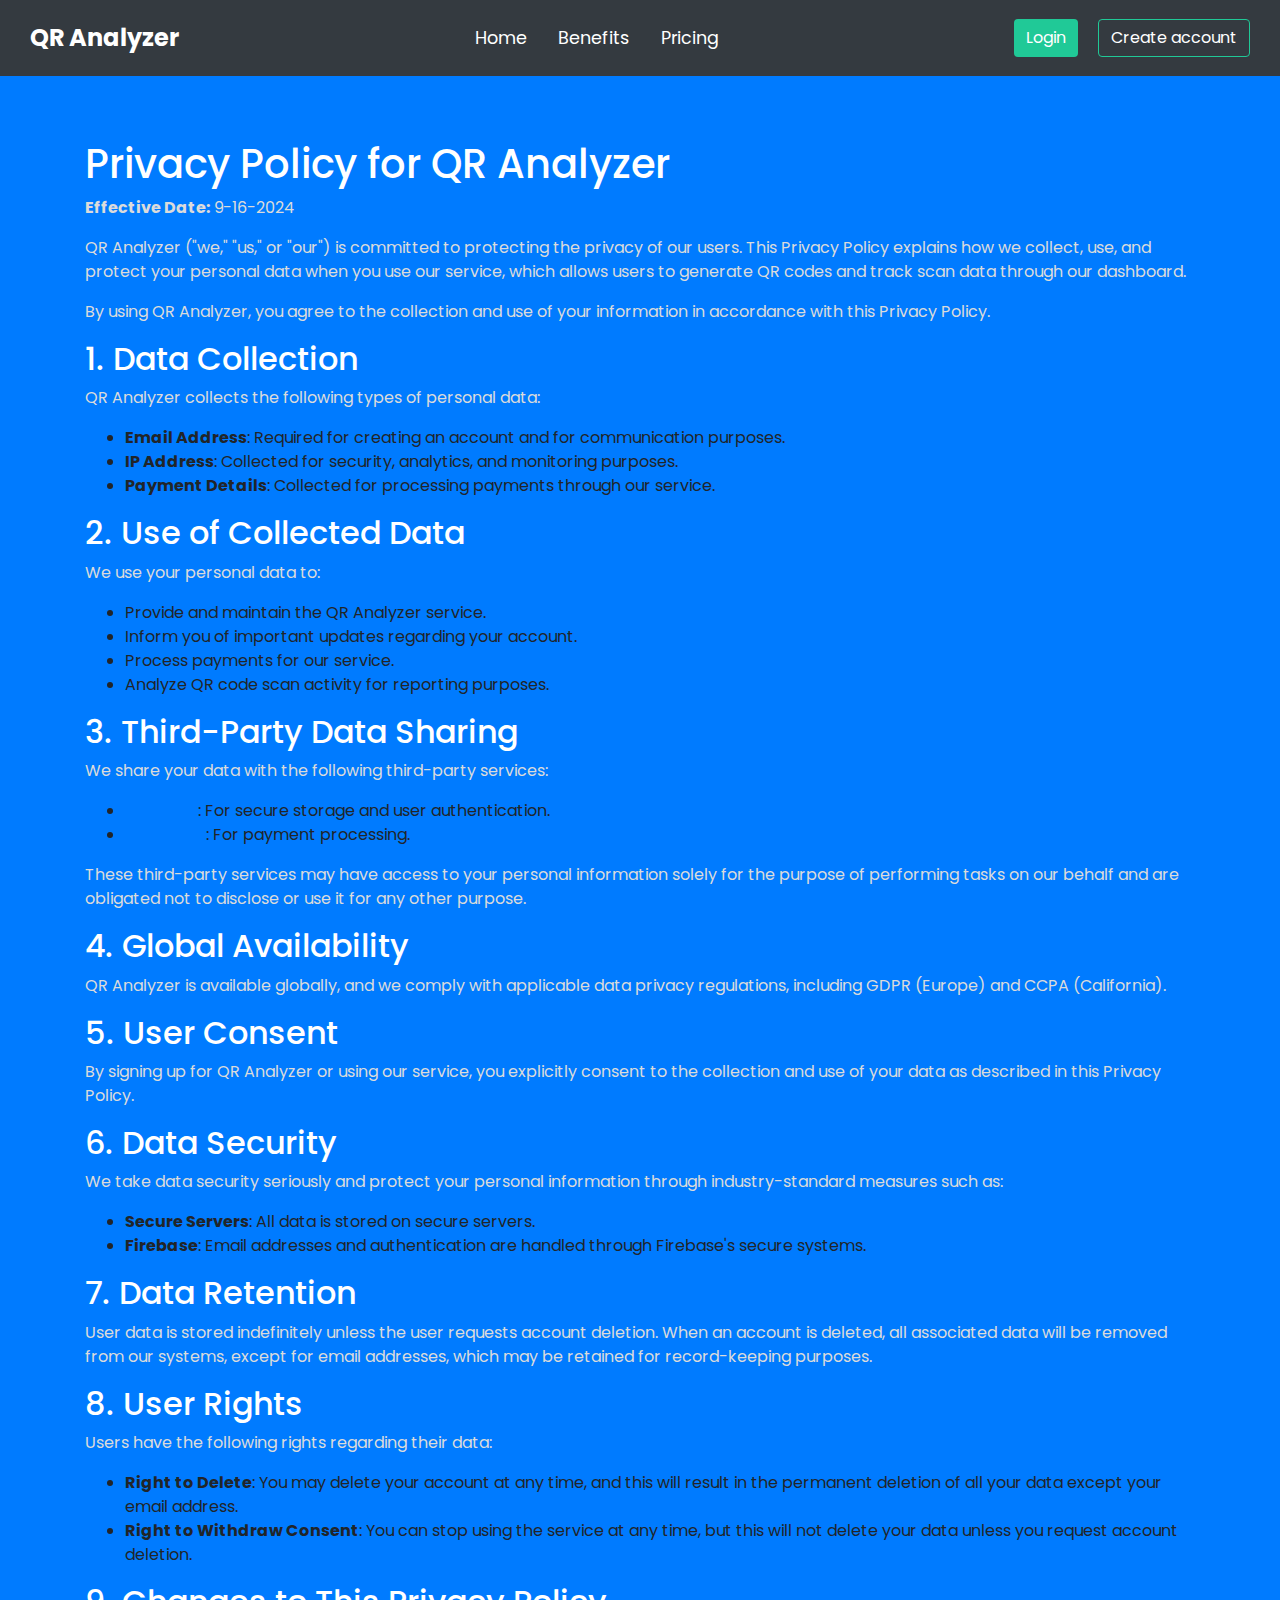
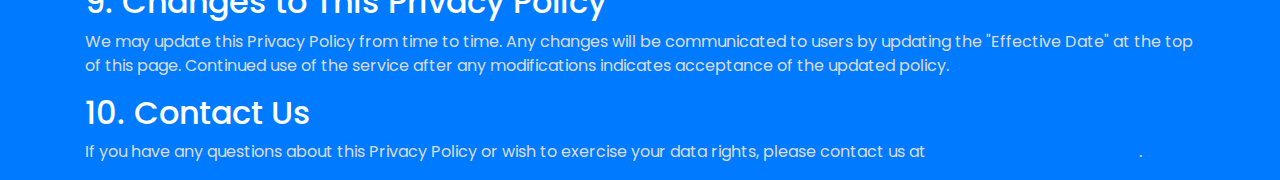
<file: privacy.html>
<!DOCTYPE html><html lang="en"><head><meta charset="UTF-8"><meta name="viewport" content="width=device-width,initial-scale=1"><title>Privacy Police</title><link href="https://stackpath.bootstrapcdn.com/bootstrap/4.5.2/css/bootstrap.min.css" rel="stylesheet"><link rel="stylesheet" href="style.css"></head><body><header style="background-color:#343a40;width:100%;z-index:21;position:fixed"><nav style="background-color:#343a40" class="navbar navbar-expand-lg"><a class="navbar-brand" href="#" style="color:#fff">QR Analyzer</a> <button class="navbar-toggler" type="button" data-toggle="collapse" data-target="#navbarNav" aria-controls="navbarNav" aria-expanded="false" aria-label="Toggle navigation"><span class="navbar-toggler-icon"></span></button><div class="collapse navbar-collapse" style="justify-content:center" id="navbarNav"><ul class="navbar-nav ml-auto"><li class="nav-item"><a class="nav-link" href="#Home">Home</a></li><li class="nav-item"><a class="nav-link" href="#Benefits">Benefits</a></li><li class="nav-item"><a class="nav-link" href="#Pricing">Pricing</a></li><li class="nav-item"></li></ul><ul class="navbar-nav ml-auto"><button type="button" onclick='window.open("https://app.qr-analyzer.rami-dev.com/")' class="btn btn-primary login">Login</button> <button type="button" onclick='window.open("https://app.qr-analyzer.rami-dev.com/createAccount")' class="btn btn-outline-primary">Create account</button></ul></div></nav></header><div class="container"><h1 style="padding-top:140px">Privacy Policy for QR Analyzer</h1><p><strong>Effective Date:</strong> 9-16-2024</p><p>QR Analyzer ("we," "us," or "our") is committed to protecting the privacy of our users. This Privacy Policy explains how we collect, use, and protect your personal data when you use our service, which allows users to generate QR codes and track scan data through our dashboard.</p><p>By using QR Analyzer, you agree to the collection and use of your information in accordance with this Privacy Policy.</p><h2>1. Data Collection</h2><p>QR Analyzer collects the following types of personal data:</p><ul><li><strong>Email Address</strong>: Required for creating an account and for communication purposes.</li><li><strong>IP Address</strong>: Collected for security, analytics, and monitoring purposes.</li><li><strong>Payment Details</strong>: Collected for processing payments through our service.</li></ul><h2>2. Use of Collected Data</h2><p>We use your personal data to:</p><ul><li>Provide and maintain the QR Analyzer service.</li><li>Inform you of important updates regarding your account.</li><li>Process payments for our service.</li><li>Analyze QR code scan activity for reporting purposes.</li></ul><h2>3. Third-Party Data Sharing</h2><p>We share your data with the following third-party services:</p><ul><li><strong><a href="https://firebase.google.com/support/privacy" target="_blank">Firebase</a></strong>: For secure storage and user authentication.</li><li><strong><a href="https://www.braintreepayments.com/legal/braintree-privacy-policy" target="_blank">Braintree</a></strong>: For payment processing.</li></ul><p>These third-party services may have access to your personal information solely for the purpose of performing tasks on our behalf and are obligated not to disclose or use it for any other purpose.</p><h2>4. Global Availability</h2><p>QR Analyzer is available globally, and we comply with applicable data privacy regulations, including GDPR (Europe) and CCPA (California).</p><h2>5. User Consent</h2><p>By signing up for QR Analyzer or using our service, you explicitly consent to the collection and use of your data as described in this Privacy Policy.</p><h2>6. Data Security</h2><p>We take data security seriously and protect your personal information through industry-standard measures such as:</p><ul><li><strong>Secure Servers</strong>: All data is stored on secure servers.</li><li><strong>Firebase</strong>: Email addresses and authentication are handled through Firebase's secure systems.</li></ul><h2>7. Data Retention</h2><p>User data is stored indefinitely unless the user requests account deletion. When an account is deleted, all associated data will be removed from our systems, except for email addresses, which may be retained for record-keeping purposes.</p><h2>8. User Rights</h2><p>Users have the following rights regarding their data:</p><ul><li><strong>Right to Delete</strong>: You may delete your account at any time, and this will result in the permanent deletion of all your data except your email address.</li><li><strong>Right to Withdraw Consent</strong>: You can stop using the service at any time, but this will not delete your data unless you request account deletion.</li></ul><h2>9. Changes to This Privacy Policy</h2><p>We may update this Privacy Policy from time to time. Any changes will be communicated to users by updating the "Effective Date" at the top of this page. Continued use of the service after any modifications indicates acceptance of the updated policy.</p><h2>10. Contact Us</h2><p>If you have any questions about this Privacy Policy or wish to exercise your data rights, please contact us at <strong><a href="mailto:support@rami-dev.com">support@rami-dev.com</a></strong>.</p></div></body></html>
</file>
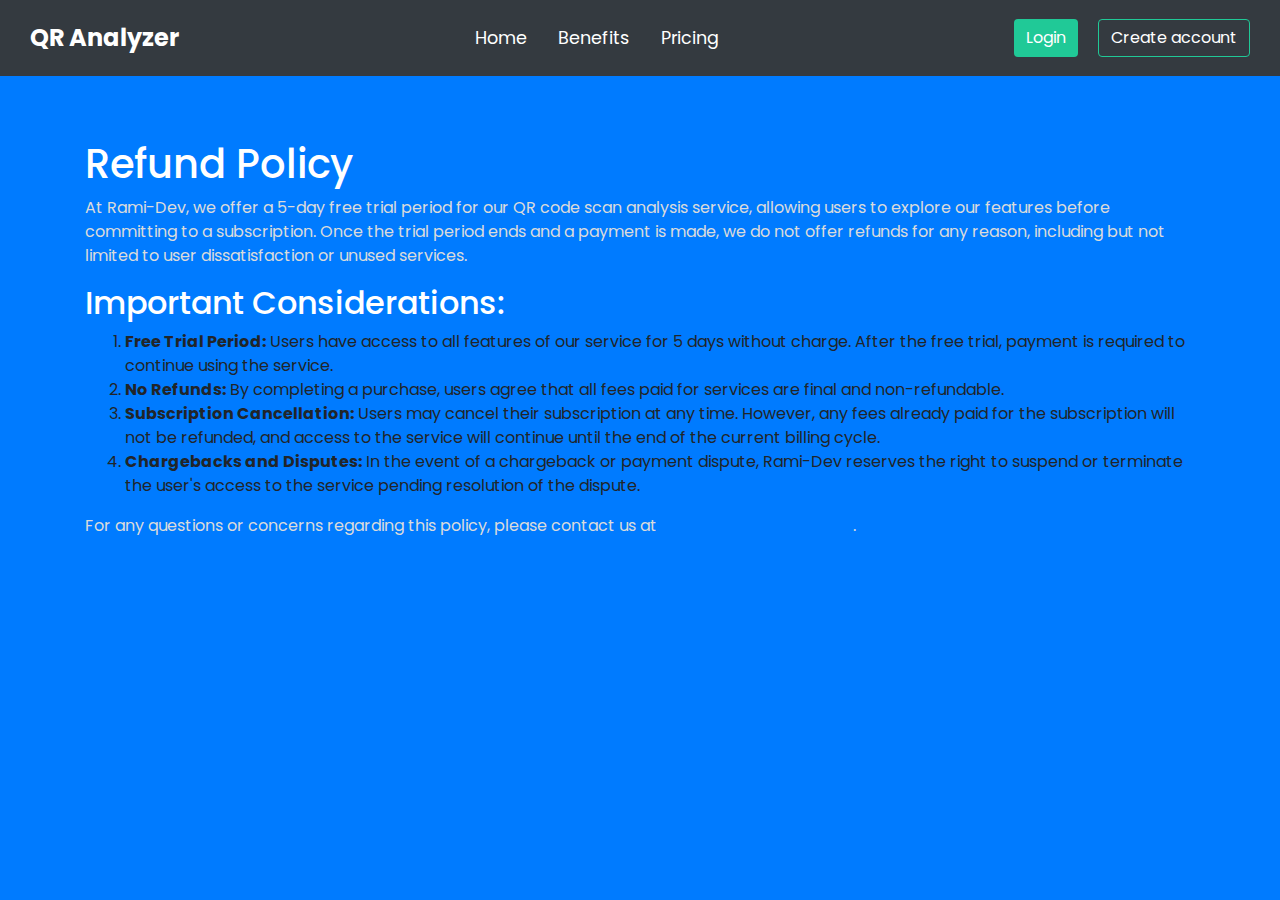
<file: refund.html>
<!DOCTYPE html><html lang="en"><head><meta charset="UTF-8"><meta name="viewport" content="width=device-width,initial-scale=1"><title>Refund Policy</title><link href="https://stackpath.bootstrapcdn.com/bootstrap/4.5.2/css/bootstrap.min.css" rel="stylesheet"><link rel="stylesheet" href="style.css"></head><body><header style="background-color:#343a40;width:100%;z-index:21;position:fixed"><nav style="background-color:#343a40" class="navbar navbar-expand-lg"><a class="navbar-brand" href="#" style="color:#fff">QR Analyzer</a> <button class="navbar-toggler" type="button" data-toggle="collapse" data-target="#navbarNav" aria-controls="navbarNav" aria-expanded="false" aria-label="Toggle navigation"><span class="navbar-toggler-icon"></span></button><div class="collapse navbar-collapse" style="justify-content:center" id="navbarNav"><ul class="navbar-nav ml-auto"><li class="nav-item"><a class="nav-link" href="#Home">Home</a></li><li class="nav-item"><a class="nav-link" href="#Benefits">Benefits</a></li><li class="nav-item"><a class="nav-link" href="#Pricing">Pricing</a></li><li class="nav-item"></li></ul><ul class="navbar-nav ml-auto"><button type="button" onclick='window.open("https://app.qr-analyzer.rami-dev.com/")' class="btn btn-primary login">Login</button> <button type="button" onclick='window.open("https://app.qr-analyzer.rami-dev.com/createAccount")' class="btn btn-outline-primary">Create account</button></ul></div></nav></header><div class="container" style="padding-top:140px"><h1>Refund Policy</h1><p>At Rami-Dev, we offer a 5-day free trial period for our QR code scan analysis service, allowing users to explore our features before committing to a subscription. Once the trial period ends and a payment is made, we do not offer refunds for any reason, including but not limited to user dissatisfaction or unused services.</p><h2>Important Considerations:</h2><ol><li><strong>Free Trial Period:</strong> Users have access to all features of our service for 5 days without charge. After the free trial, payment is required to continue using the service.</li><li><strong>No Refunds:</strong> By completing a purchase, users agree that all fees paid for services are final and non-refundable.</li><li><strong>Subscription Cancellation:</strong> Users may cancel their subscription at any time. However, any fees already paid for the subscription will not be refunded, and access to the service will continue until the end of the current billing cycle.</li><li><strong>Chargebacks and Disputes:</strong> In the event of a chargeback or payment dispute, Rami-Dev reserves the right to suspend or terminate the user's access to the service pending resolution of the dispute.</li></ol><p>For any questions or concerns regarding this policy, please contact us at <a href="mailto:support@rami-dev.com">support@rami-dev.com</a>.</p></div></body></html>
</file>
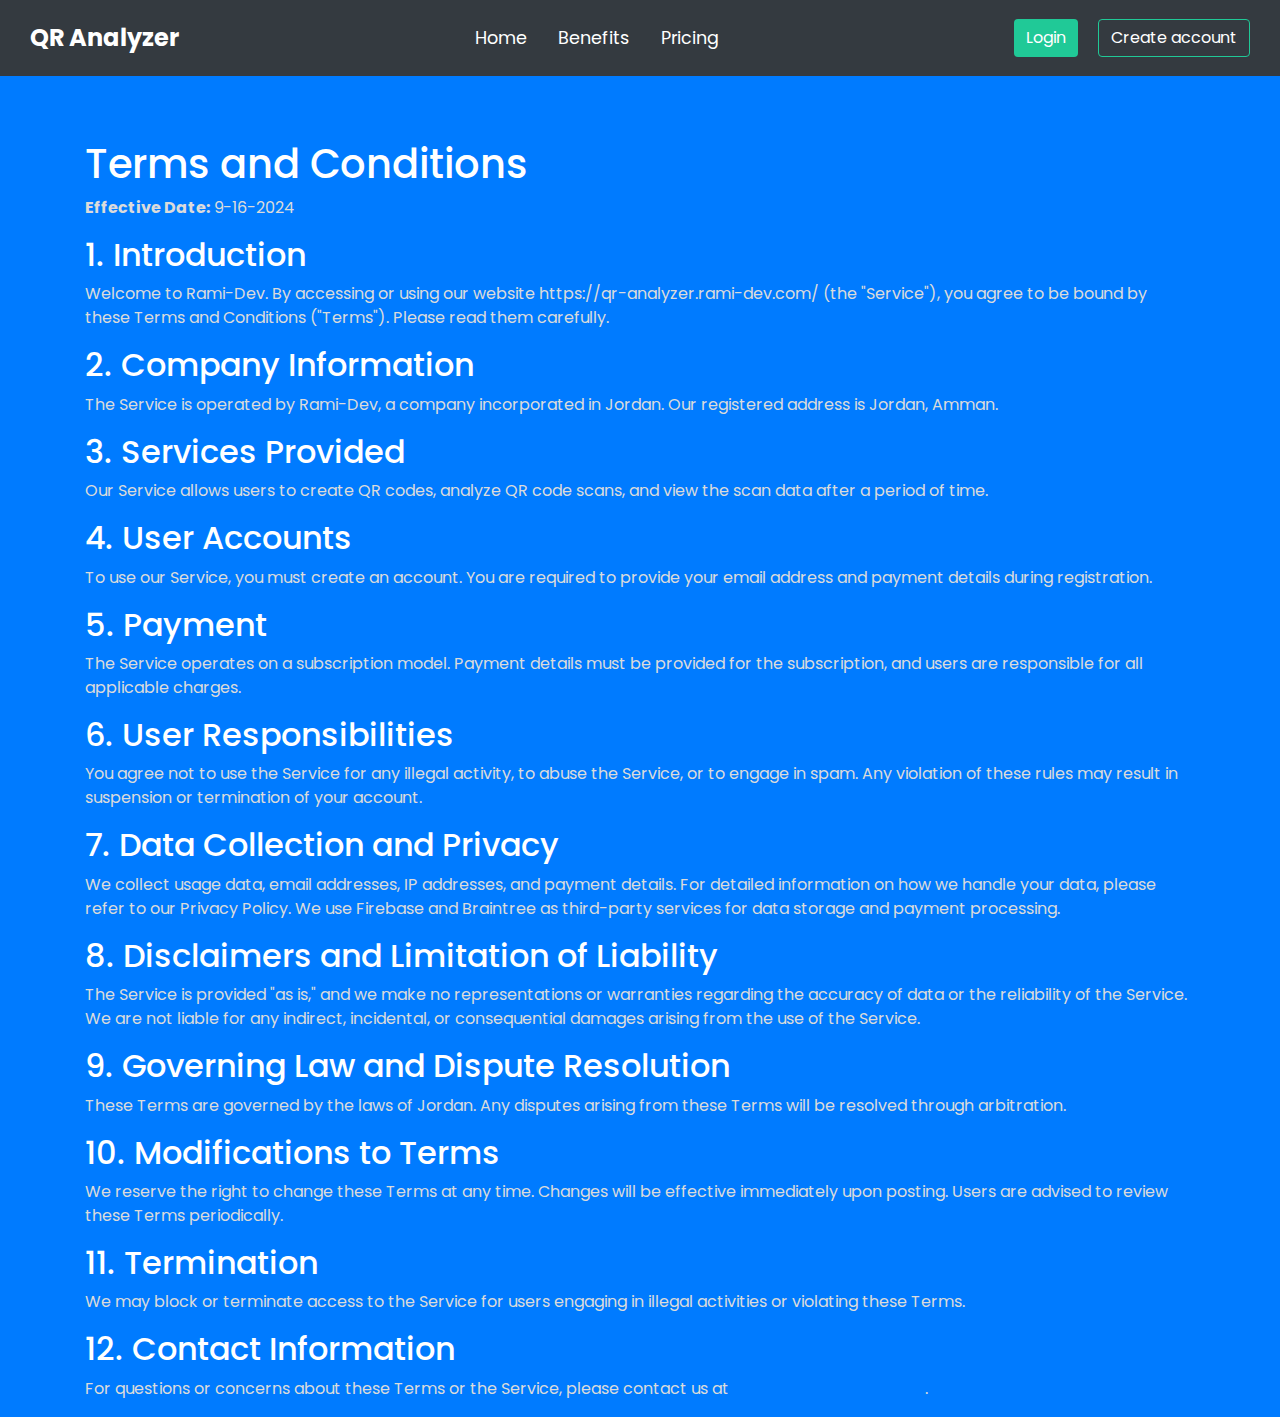
<file: trims.html>
<!DOCTYPE html><html lang="en"><head><meta charset="UTF-8"><meta name="viewport" content="width=device-width,initial-scale=1"><title>Privacy Police</title><link href="https://stackpath.bootstrapcdn.com/bootstrap/4.5.2/css/bootstrap.min.css" rel="stylesheet"><link rel="stylesheet" href="style.css"></head><body><header style="background-color:#343a40;width:100%;z-index:21;position:fixed"><nav style="background-color:#343a40" class="navbar navbar-expand-lg"><a class="navbar-brand" href="#" style="color:#fff">QR Analyzer</a> <button class="navbar-toggler" type="button" data-toggle="collapse" data-target="#navbarNav" aria-controls="navbarNav" aria-expanded="false" aria-label="Toggle navigation"><span class="navbar-toggler-icon"></span></button><div class="collapse navbar-collapse" style="justify-content:center" id="navbarNav"><ul class="navbar-nav ml-auto"><li class="nav-item"><a class="nav-link" href="#Home">Home</a></li><li class="nav-item"><a class="nav-link" href="#Benefits">Benefits</a></li><li class="nav-item"><a class="nav-link" href="#Pricing">Pricing</a></li><li class="nav-item"></li></ul><ul class="navbar-nav ml-auto"><button type="button" onclick='window.open("https://app.qr-analyzer.rami-dev.com/")' class="btn btn-primary login">Login</button> <button type="button" onclick='window.open("https://app.qr-analyzer.rami-dev.com/createAccount")' class="btn btn-outline-primary">Create account</button></ul></div></nav></header><div class="container" style="padding-top:140px"><h1>Terms and Conditions</h1><p><strong>Effective Date:</strong> 9-16-2024</p><h2>1. Introduction</h2><p>Welcome to Rami-Dev. By accessing or using our website https://qr-analyzer.rami-dev.com/ (the "Service"), you agree to be bound by these Terms and Conditions ("Terms"). Please read them carefully.</p><h2>2. Company Information</h2><p>The Service is operated by Rami-Dev, a company incorporated in Jordan. Our registered address is Jordan, Amman.</p><h2>3. Services Provided</h2><p>Our Service allows users to create QR codes, analyze QR code scans, and view the scan data after a period of time.</p><h2>4. User Accounts</h2><p>To use our Service, you must create an account. You are required to provide your email address and payment details during registration.</p><h2>5. Payment</h2><p>The Service operates on a subscription model. Payment details must be provided for the subscription, and users are responsible for all applicable charges.</p><h2>6. User Responsibilities</h2><p>You agree not to use the Service for any illegal activity, to abuse the Service, or to engage in spam. Any violation of these rules may result in suspension or termination of your account.</p><h2>7. Data Collection and Privacy</h2><p>We collect usage data, email addresses, IP addresses, and payment details. For detailed information on how we handle your data, please refer to our Privacy Policy. We use Firebase and Braintree as third-party services for data storage and payment processing.</p><h2>8. Disclaimers and Limitation of Liability</h2><p>The Service is provided "as is," and we make no representations or warranties regarding the accuracy of data or the reliability of the Service. We are not liable for any indirect, incidental, or consequential damages arising from the use of the Service.</p><h2>9. Governing Law and Dispute Resolution</h2><p>These Terms are governed by the laws of Jordan. Any disputes arising from these Terms will be resolved through arbitration.</p><h2>10. Modifications to Terms</h2><p>We reserve the right to change these Terms at any time. Changes will be effective immediately upon posting. Users are advised to review these Terms periodically.</p><h2>11. Termination</h2><p>We may block or terminate access to the Service for users engaging in illegal activities or violating these Terms.</p><h2>12. Contact Information</h2><p>For questions or concerns about these Terms or the Service, please contact us at <a href="mailto:support@rami-dev.com">support@rami-dev.com</a>.</p></div></body></html>
</file>
<file: style.css>
@import url(https://fonts.googleapis.com/css2?family=Poppins:ital,wght@0,100;0,200;0,300;0,400;0,500;0,600;0,700;0,800;0,900;1,100;1,200;1,300;1,400;1,500;1,600;1,700;1,800;1,900&display=swap);.poppins-thin{font-family:Poppins,sans-serif;font-weight:100;font-style:normal}.poppins-extralight{font-family:Poppins,sans-serif;font-weight:200;font-style:normal}.poppins-light{font-family:Poppins,sans-serif;font-weight:300;font-style:normal}.poppins-regular{font-family:Poppins,sans-serif;font-weight:400;font-style:normal}.poppins-medium{font-family:Poppins,sans-serif;font-weight:500;font-style:normal}.poppins-semibold{font-family:Poppins,sans-serif;font-weight:600;font-style:normal}.poppins-bold{font-family:Poppins,sans-serif;font-weight:700;font-style:normal}.poppins-extrabold{font-family:Poppins,sans-serif;font-weight:800;font-style:normal}.poppins-black{font-family:Poppins,sans-serif;font-weight:900;font-style:normal}.poppins-thin-italic{font-family:Poppins,sans-serif;font-weight:100;font-style:italic}.poppins-extralight-italic{font-family:Poppins,sans-serif;font-weight:200;font-style:italic}.poppins-light-italic{font-family:Poppins,sans-serif;font-weight:300;font-style:italic}.poppins-regular-italic{font-family:Poppins,sans-serif;font-weight:400;font-style:italic}.poppins-medium-italic{font-family:Poppins,sans-serif;font-weight:500;font-style:italic}.poppins-semibold-italic{font-family:Poppins,sans-serif;font-weight:600;font-style:italic}.poppins-bold-italic{font-family:Poppins,sans-serif;font-weight:700;font-style:italic}.poppins-extrabold-italic{font-family:Poppins,sans-serif;font-weight:800;font-style:italic}.poppins-black-italic{font-family:Poppins,sans-serif;font-weight:900;font-style:italic}*{scroll-behavior:smooth;font-family:Poppins,sans-serif}body{overflow-x:hidden;width:100%;background-color:#007bff}.hero-section{height:100vh;display:flex;align-items:center;justify-content:center;text-align:left;background-color:#007bff}section{background-color:#007bff}.hero-text{max-width:50%;padding:20px}.hero-text h1{font-size:3rem;font-weight:700}.hero-text p{font-size:1.25rem;margin:20px 0}.hero-text .btn-primary{font-size:1rem;padding:10px 20px}.hero-image{max-width:50%}#heroImageMobile{display:none}.form-group{margin-bottom:15px}.navbar-brand{font-size:1.5rem;font-weight:700}.nav-link{font-size:1rem;margin-right:15px}.navbar{padding:15px 30px;background-color:#fff}.nav-link{font-size:1.1em;color:#fff}.nav-link.active{color:#20c997}.nav-link:hover{color:#1d926f}.benefit-section{padding:60px 0;background-color:#007bff;height:100vh;display:flex;justify-content:center;align-items:center}.benefit-section .container{margin:auto}.benefit-item{text-align:center;padding:20px}.benefit-icon{font-size:3rem;color:#007bff;margin-bottom:20px}.benefit-title{font-size:1.5rem;font-weight:700;margin-bottom:10px;color:#fff}.btn-primary{background-color:#20c997;border:#20c997}.footer{background-color:#343a40;color:#fff;padding:20px 0}.footer a{color:#fff}.footer a:hover{color:#007bff;text-decoration:none}.footer .social-icons a{font-size:1.25rem;margin-right:10px}.footer .social-icons a:hover{color:#007bff}.pricing-section{padding:60px 0;background-color:#007bff;text-align:center}.pricing-card{border:1px solid #dee2e6;border-radius:8px;padding:20px;transition:transform .3s;background-color:#fff}.pricing-card:hover{transform:translateY(-10px)}.pricing-card h3{font-size:1.5rem;margin-bottom:20px}.pricing-card p{font-size:1rem;margin-bottom:20px}.pricing-card .price{font-size:2rem;font-weight:700;margin-bottom:20px}@media (max-width:768px){.hero-section{height:auto;text-align:center;width:100%}.hero-text{max-width:100%}.hero-text h1{font-size:2.5rem}.hero-text p{font-size:1rem}.hero-image{display:block}#heroImageMobile{width:100%;margin:0;display:none}#ss{display:none}}.features-section{padding:60px 0;display:flex;align-items:start;justify-content:start;background-color:#007bff;margin-left:10%}.features-image{max-width:50%}.features-list{max-width:50%;padding:20px}.features-list h2{font-size:2rem;font-weight:700;margin-bottom:20px}.features-list ul{list-style-type:none;padding:0}.features-list ul li{font-size:1.25rem;margin-bottom:10px}.features-list ul li{font-weight:700}.login{margin-right:20px}@media (max-width:768px){.features-section{flex-direction:column;text-align:center}.features-image,.features-list{max-width:100%}.login{margin-right:0;margin-bottom:10px}}.site-wrapper-inner{display:table-cell;vertical-align:top}.inner{padding:30px}.site-wrapper-inner{vertical-align:middle}.container2{max-width:800px;margin:50px auto;background-color:#fff;padding:30px;border:1px solid #ced4da;border-radius:8px;box-shadow:0 0 10px rgba(0,0,0,.1)}.calculator-header{text-align:center;margin-bottom:30px}.form-group{margin-bottom:20px}.form-group label{font-weight:600}.form-group input{width:100%;padding:10px;font-size:1rem;border:1px solid #ced4da;border-radius:4px}.btn-calculate{width:100%;padding:12px;font-size:1.2rem;font-weight:600;background-color:#007bff;color:#fff;border:none;border-radius:4px;cursor:pointer}.result{margin-top:30px;padding:20px;background-color:#f0f0f0;border:1px solid #ced4da;border-radius:4px}.result h4{margin-bottom:20px}.pricing-table{margin-top:30px}.pricing-table .table{border:1px solid #ced4da;border-radius:4px}.pricing-table .table td,.pricing-table .table th{vertical-align:middle;text-align:center}.btn-outline-primary{border-color:#20c997;color:#fff}.btn-outline-primary:hover{background-color:#20c997;border-color:#20c997}h1,h2,h3,h4,h5,h6{color:#fff}p{color:#dbdbdb}.footer{background-color:#343a40;padding:40px 0;color:#495057}.footer a{color:#007bff;text-decoration:none}.footer a:hover{color:#0056b3;text-decoration:underline}.footer .social-icons a{margin:0 10px;font-size:24px;color:#495057}.footer .social-icons a:hover{color:#007bff}
</file>
